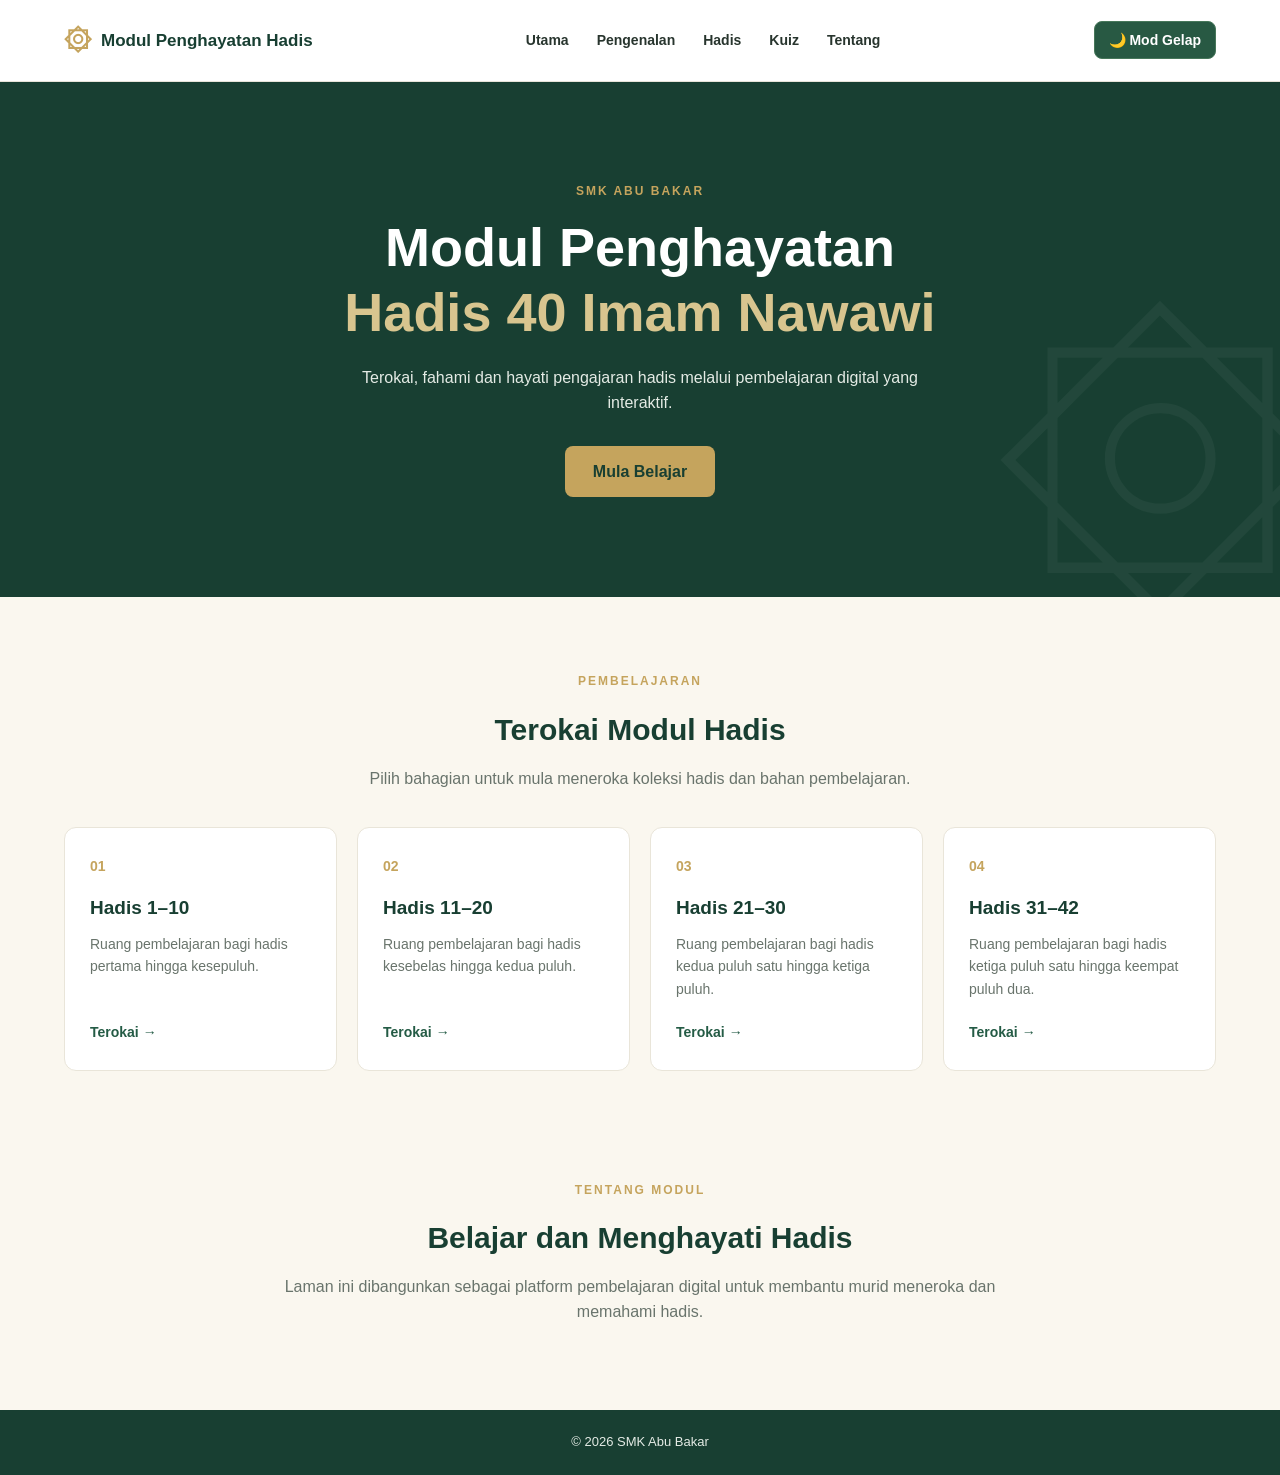
<file: index.html>
<!DOCTYPE html>
<html lang="ms">
<head>
    <meta charset="UTF-8">
    <meta name="viewport" content="width=device-width, initial-scale=1.0">
    <title>Modul Penghayatan Hadis 40 Imam Nawawi</title>
    <link rel="stylesheet" href="style.css">
</head>
<body>

    <header>
        <nav class="navbar">
            <a href="index.html" class="logo">
                <span class="logo-icon">۞</span>
                <span>Modul Penghayatan Hadis</span>
            </a>

            <button class="menu-toggle" id="menu-toggle" aria-label="Buka menu">
    ☰
</button>

<div class="nav-links" id="nav-links">
    <a href="index.html">Utama</a>
    <a href="#pengenalan">Pengenalan</a>
    <a href="hadis.html">Hadis</a>
    <a href="quiz.html">Kuiz</a>
    <a href="#tentang">Tentang</a>
</div>

<button id="theme-toggle" class="theme-toggle" type="button">
    🌙 Mod Gelap
</button>

        </nav>
    </header>

    <main>

        <section class="hero" id="pengenalan">
            <div class="hero-content">
                <p class="eyebrow">SMK ABU BAKAR</p>

                <h1>
                    Modul Penghayatan
                    <span>Hadis 40 Imam Nawawi</span>
                </h1>

                <p class="hero-description">
                    Terokai, fahami dan hayati pengajaran hadis
                    melalui pembelajaran digital yang interaktif.
                </p>

                <a href="#modul" class="primary-button">
                    Mula Belajar
                </a>
            </div>

            <div class="hero-decoration" aria-hidden="true">
                <span>۞</span>
            </div>
        </section>

        <section class="modules section" id="modul">
            <div class="section-heading">
                <p class="eyebrow">PEMBELAJARAN</p>
                <h2>Terokai Modul Hadis</h2>
                <p>
                    Pilih bahagian untuk mula meneroka
                    koleksi hadis dan bahan pembelajaran.
                </p>
            </div>

            <div class="module-grid">
                <article class="module-card">
                    <span class="card-number">01</span>
                    <h3>Hadis 1–10</h3>
                    <p>
                        Ruang pembelajaran bagi hadis
                        pertama hingga kesepuluh.
                    </p>
                    <a href="hadis.html?section=1-10" class="card-link">Terokai →</a>
                </article>

                <article class="module-card">
                    <span class="card-number">02</span>
                    <h3>Hadis 11–20</h3>
                    <p>
                        Ruang pembelajaran bagi hadis
                        kesebelas hingga kedua puluh.
                    </p>
                    <a href="hadis.html?section=11-20" class="card-link">Terokai →</a>
                </article>

                <article class="module-card">
                    <span class="card-number">03</span>
                    <h3>Hadis 21–30</h3>
                    <p>
                        Ruang pembelajaran bagi hadis
                        kedua puluh satu hingga ketiga puluh.
                    </p>
                    <a href="hadis.html?section=21-30" class="card-link">Terokai →</a>
                </article>

                <article class="module-card">
                    <span class="card-number">04</span>
                    <h3>Hadis 31–42</h3>
                    <p>
                        Ruang pembelajaran bagi hadis
                        ketiga puluh satu hingga keempat puluh dua.
                    </p>
                    <a href="hadis.html?section=31-42" class="card-link">Terokai →</a>
                </article>
            </div>
        </section>

        <section class="about section" id="tentang">
            <p class="eyebrow">TENTANG MODUL</p>
            <h2>Belajar dan Menghayati Hadis</h2>
            <p>
                Laman ini dibangunkan sebagai platform
                pembelajaran digital untuk membantu
                murid meneroka dan memahami hadis.
            </p>
        </section>

    </main>

    <footer class="footer">
        <p>
            © 2026 SMK Abu Bakar
        </p>
    </footer>
    <script src="script.js"></script>

</body>
</html>
</file>
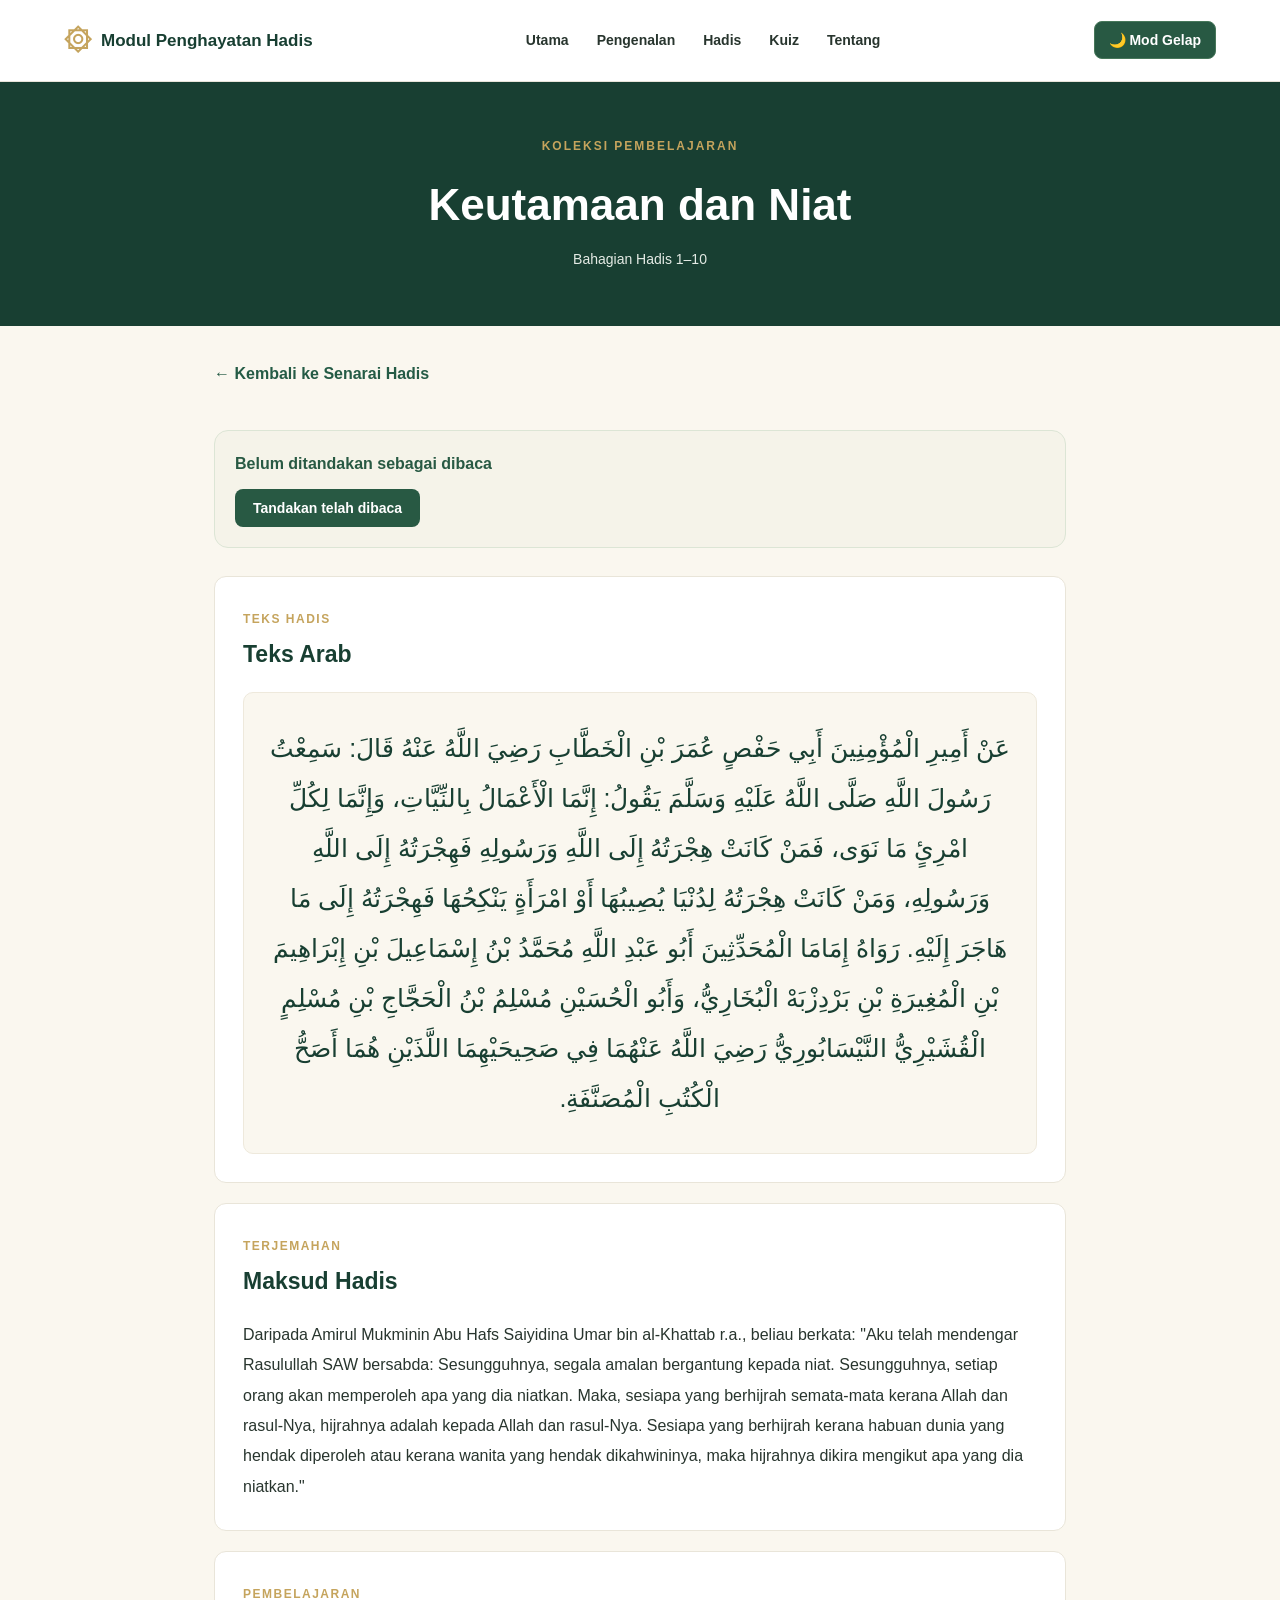
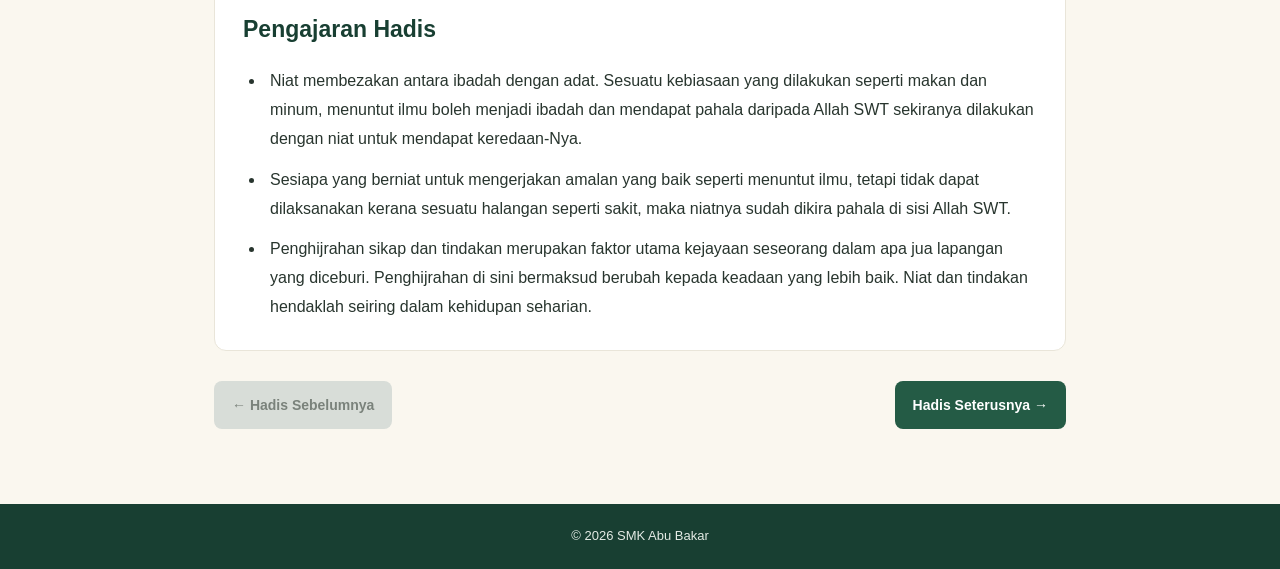
<file: hadis-detail.html>
<!DOCTYPE html>
<html lang="ms">
<head>
    <meta charset="UTF-8">
    <meta name="viewport" content="width=device-width, initial-scale=1.0">
    <title>Hadis | Modul Penghayatan Hadis</title>
    <link rel="stylesheet" href="style.css">
</head>
<body>

    <header>
    <nav class="navbar">
        <a href="index.html" class="logo">
            <span class="logo-icon">۞</span>
            <span>Modul Penghayatan Hadis</span>
        </a>

        <button class="menu-toggle" id="menu-toggle" aria-label="Buka menu">
            ☰
        </button>

        <div class="nav-links" id="nav-links">
            <a href="index.html">Utama</a>
            <a href="index.html#pengenalan">Pengenalan</a>
            <a href="hadis.html">Hadis</a>
            <a href="quiz.html">Kuiz</a>
            <a href="index.html#tentang">Tentang</a>
        </div>
        
<button id="theme-toggle" class="theme-toggle" type="button">
    🌙 Mod Gelap
</button>

    </nav>
</header>

    <main>
        <section class="detail-hero">
            <p class="eyebrow">KOLEKSI PEMBELAJARAN</p>
            <h1 id="hadis-title">Hadis 1</h1>
            <p id="hadis-section">Bahagian Hadis 1–10</p>
        </section>

        <section class="detail-container">

            <a href="hadis.html" class="back-link">
                ← Kembali ke Senarai Hadis
            </a>

            
        <div class="reading-progress-card">
            <div>
              <p id="reading-status">Belum ditandakan sebagai dibaca</p>
            <button id="mark-read-button" class="mark-read-button">
                Tandakan telah dibaca
            </button>
            </div>
        </div>


            <article class="detail-card">
                <div class="detail-heading">
                    <span class="detail-label">TEKS HADIS</span>
                    <h2>Teks Arab</h2>
                </div>

                <div class="arabic-text" id="hadis-arabic" lang="ar" dir="rtl">
                    [Teks Arab yang disahkan akan dimasukkan di sini]
                </div>
            </article>

            <article class="detail-card">
                <div class="detail-heading">
                    <span class="detail-label">TERJEMAHAN</span>
                    <h2>Maksud Hadis</h2>
                </div>

                <p id="hadis-translation">
                    [Terjemahan Bahasa Melayu daripada bahan asal sekolah]
                </p>
            </article>

            <article class="detail-card">
                <div class="detail-heading">
                    <span class="detail-label">PEMBELAJARAN</span>
                    <h2>Pengajaran Hadis</h2>
                </div>

                <ul id="hadis-lessons">
                    <li>[Pengajaran pertama]</li>
                    <li>[Pengajaran kedua]</li>
                    <li>[Pengajaran seterusnya]</li>
                </ul>
            </article>

            <div class="detail-navigation">
                <a href="#" id="previous-hadis" class="detail-nav-button">
                    ← Hadis Sebelumnya
                </a>

                <a href="#" id="next-hadis" class="detail-nav-button">
                    Hadis Seterusnya →
                </a>
            </div>

        </section>
    </main>

    <footer class="footer">
        <p>
            © 2026 SMK Abu Bakar
        </p>
    </footer>

    <script src="script.js"></script>
</body>
</html>
</file>
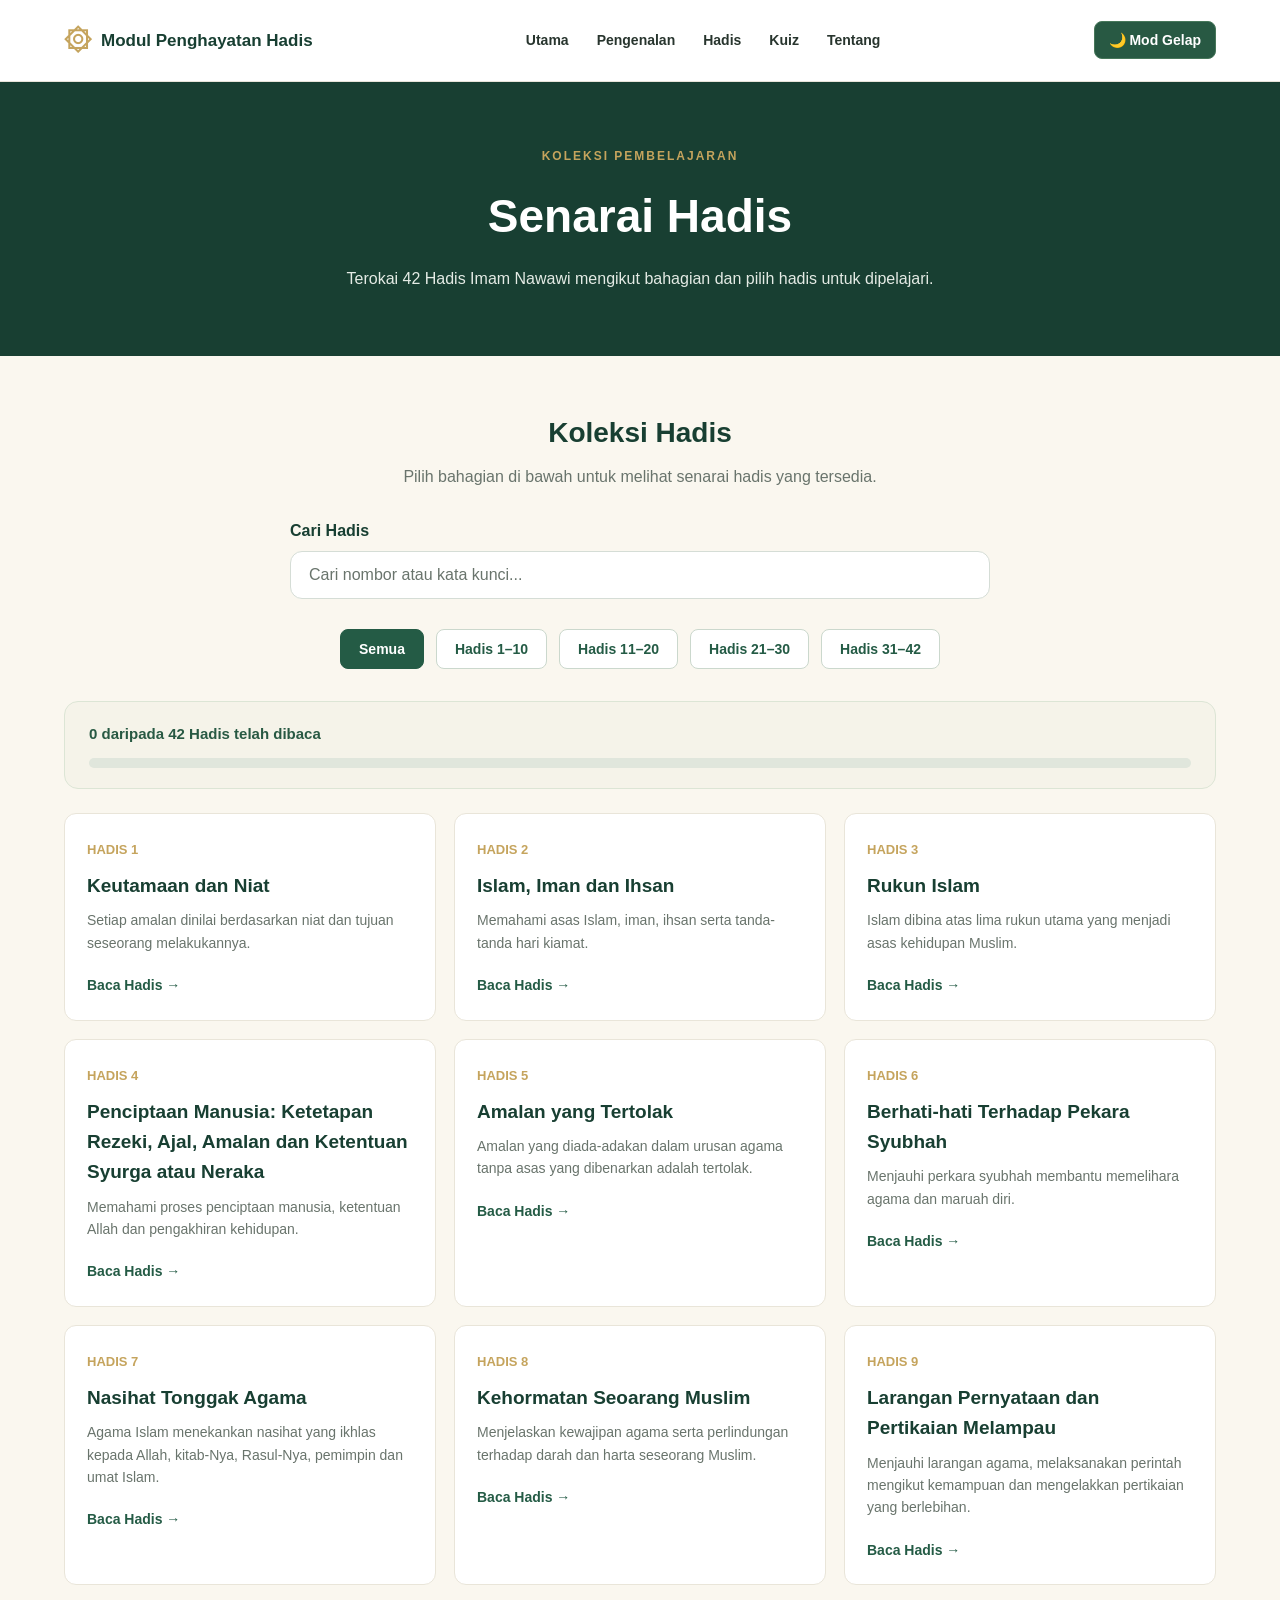
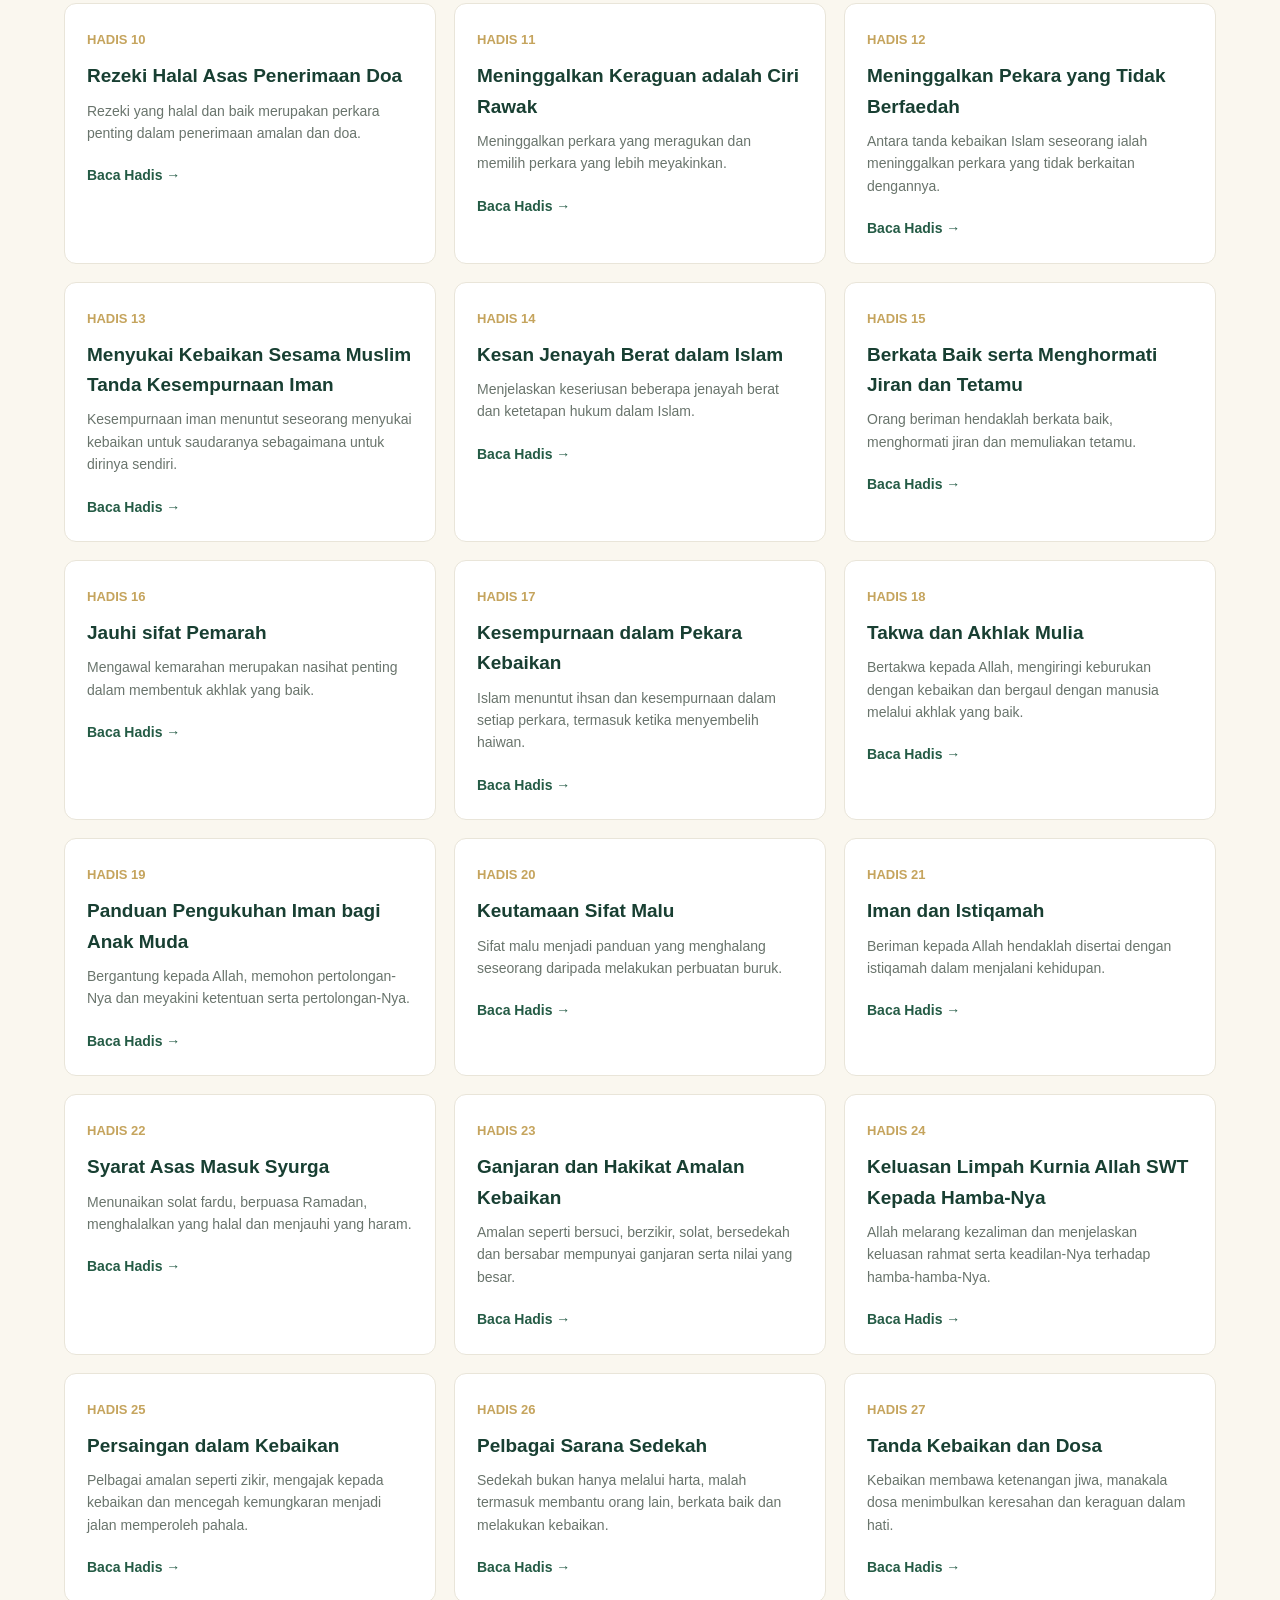
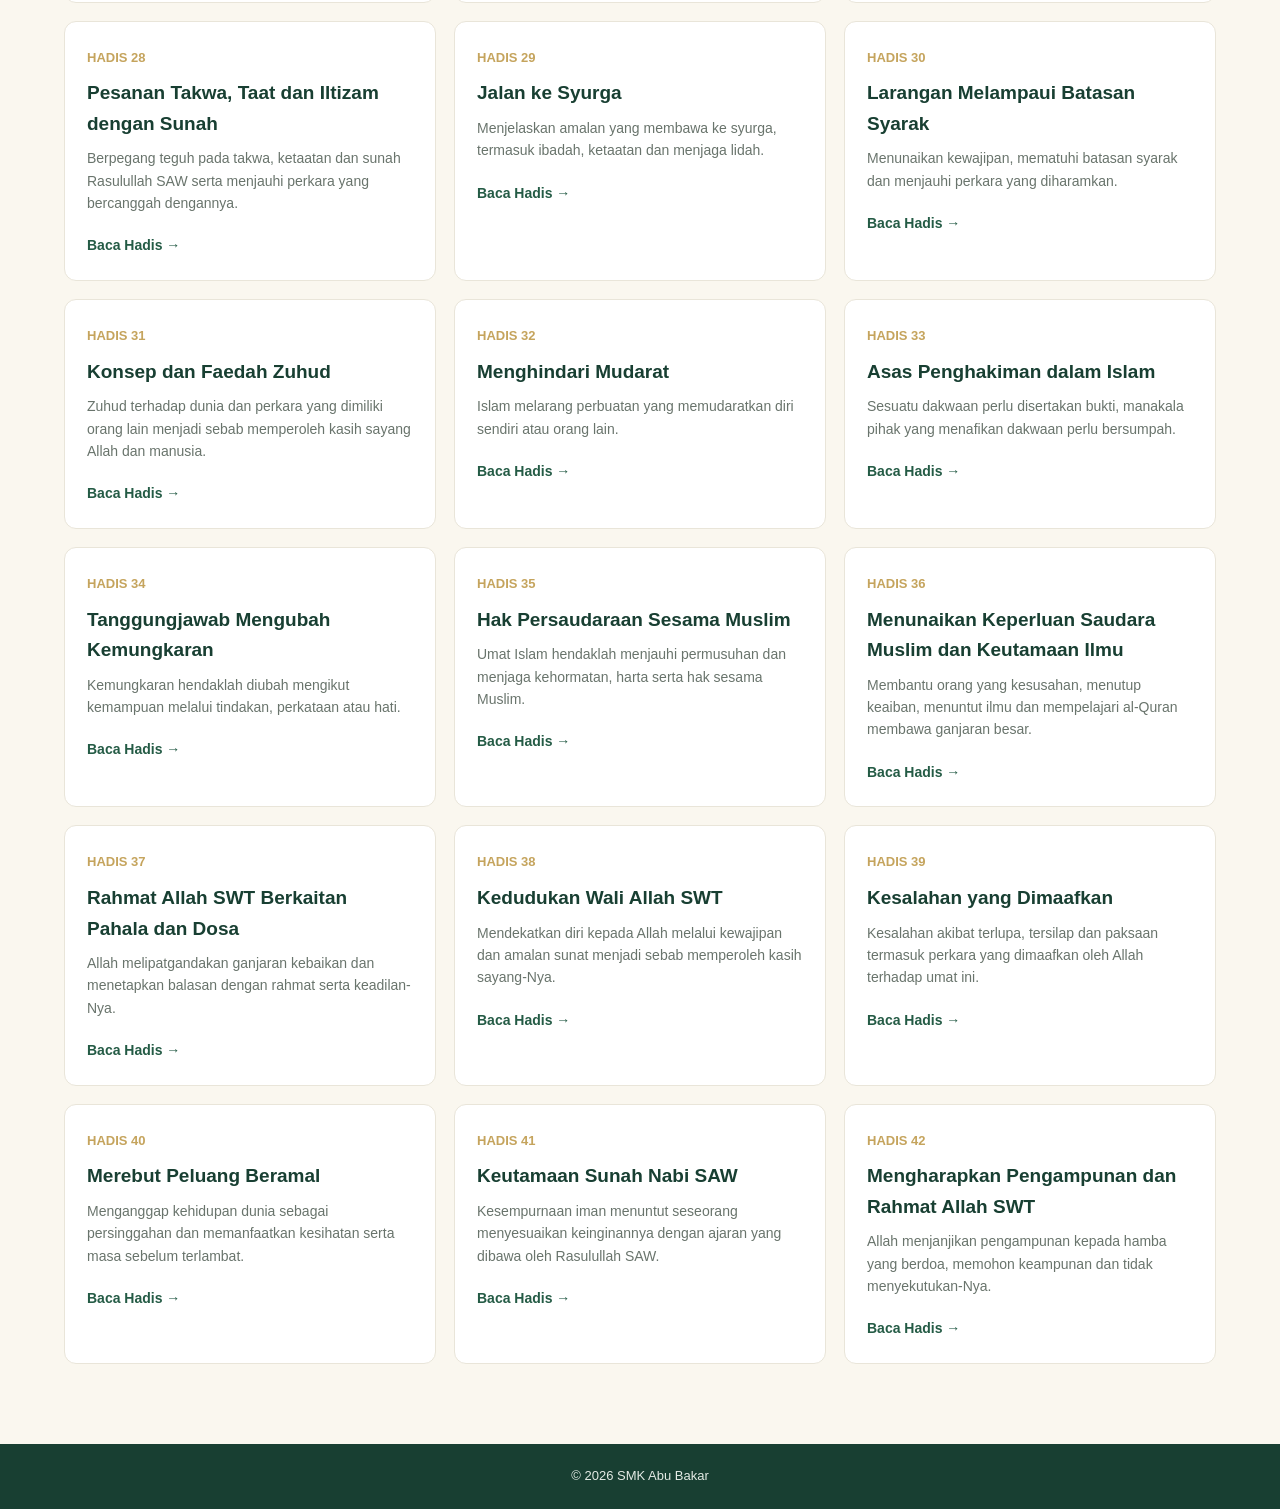
<file: hadis.html>
<!DOCTYPE html>
<html lang="ms">
<head>
    <meta charset="UTF-8">
    <meta name="viewport" content="width=device-width, initial-scale=1.0">
    <title>Senarai Hadis | Modul Penghayatan Hadis</title>
    <link rel="stylesheet" href="style.css">
</head>
<body>

    <header>
    <nav class="navbar">
        <a href="index.html" class="logo">
            <span class="logo-icon">۞</span>
            <span>Modul Penghayatan Hadis</span>
        </a>

        <button class="menu-toggle" id="menu-toggle" aria-label="Buka menu">
            ☰
        </button>

        <div class="nav-links" id="nav-links">
            <a href="index.html">Utama</a>
            <a href="index.html#pengenalan">Pengenalan</a>
            <a href="hadis.html">Hadis</a>
            <a href="quiz.html">Kuiz</a>
            <a href="index.html#tentang">Tentang</a>
        </div>
        
<button id="theme-toggle" class="theme-toggle" type="button">
    🌙 Mod Gelap
</button>

    </nav>
</header>

    <main>
        <section class="hadis-hero">
            <p class="eyebrow">KOLEKSI PEMBELAJARAN</p>
            <h1>Senarai Hadis</h1>
            <p>
                Terokai 42 Hadis Imam Nawawi mengikut
                bahagian dan pilih hadis untuk dipelajari.
            </p>
        </section>

        <section class="hadis-container">

            <div class="hadis-intro">
                <h2>Koleksi Hadis</h2>
                <p>
                    Pilih bahagian di bawah untuk melihat
                    senarai hadis yang tersedia.
                </p>
            </div>

            <!-- Section filters -->
            <div class="search-box">
    <label for="hadis-search">Cari Hadis</label>
    <input
        type="text"
        id="hadis-search"
        placeholder="Cari nombor atau kata kunci..."
    >
</div>

<div class="section-filters">
    <button class="filter-button active" data-section="all">Semua</button>
    <button class="filter-button" data-section="1-10">Hadis 1–10</button>
    <button class="filter-button" data-section="11-20">Hadis 11–20</button>
    <button class="filter-button" data-section="21-30">Hadis 21–30</button>
    <button class="filter-button" data-section="31-42">Hadis 31–42</button>
</div>


<div class="reading-summary">
    <p id="reading-count">0 daripada 42 Hadis telah dibaca</p>

    <div class="reading-progress-track">
        <div id="reading-progress-bar" class="reading-progress-fill"></div>
    </div>
</div>


            <div class="hadis-grid" id="hadis-list">
            </div>

        </section>
    </main>

    <footer class="footer">
        <p>
            © 2026 SMK Abu Bakar
        </p>
    </footer>

    <script src="script.js"></script>
</body>
</html>
</file>
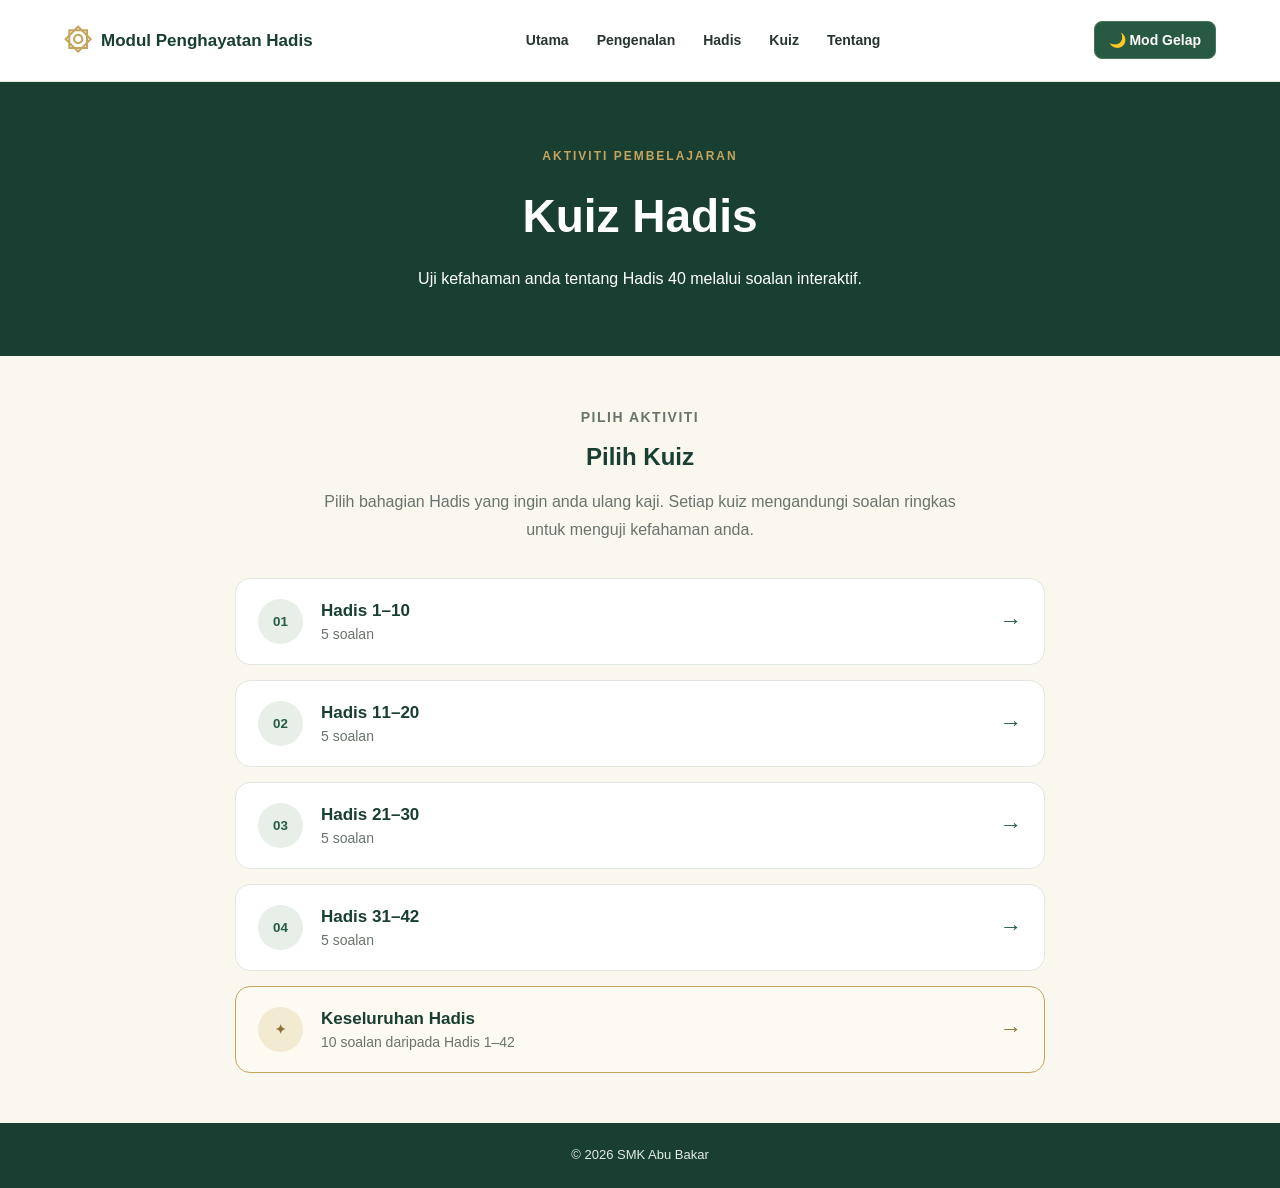
<file: quiz.html>
<!DOCTYPE html>
<html lang="ms">
<head>
    <meta charset="UTF-8">
    <meta name="viewport" content="width=device-width, initial-scale=1.0">
    <title>Kuiz Hadis | Modul Penghayatan Hadis</title>
    <link rel="stylesheet" href="style.css">
</head>
<body>

    <header>
    <nav class="navbar">
        <a href="index.html" class="logo">
            <span class="logo-icon">۞</span>
            <span>Modul Penghayatan Hadis</span>
        </a>

        <button class="menu-toggle" id="menu-toggle" aria-label="Buka menu">
            ☰
        </button>

        <div class="nav-links" id="nav-links">
            <a href="index.html">Utama</a>
            <a href="index.html#pengenalan">Pengenalan</a>
            <a href="hadis.html">Hadis</a>
            <a href="quiz.html">Kuiz</a>
            <a href="index.html#tentang">Tentang</a>
        </div>
        
<button id="theme-toggle" class="theme-toggle" type="button">
    🌙 Mod Gelap
</button>

    </nav>
</header>


    <main>

        <section class="hadis-hero">

            <div class="hadis-hero-content">

               <p class="eyebrow">AKTIVITI PEMBELAJARAN</p>
                    <h1>Kuiz Hadis</h1>
                <p>
                    Uji kefahaman anda tentang Hadis 40 melalui
                 soalan interaktif.
                 </p>

            </div>
        </section>

        <section class="quiz-container">


    <div id="quiz-selection" class="quiz-selection">

        <div class="selection-intro">

            <p class="selection-label">
                PILIH AKTIVITI
            </p>

            <h2>Pilih Kuiz</h2>

            <p>
                Pilih bahagian Hadis yang ingin anda ulang kaji.
                Setiap kuiz mengandungi soalan ringkas untuk menguji
                kefahaman anda.
            </p>

        </div>


        <div class="quiz-options">

            <button class="quiz-option" data-quiz="1-10">

                <span class="quiz-option-number">
                    01
                </span>

                <span class="quiz-option-content">

                    <strong>Hadis 1–10</strong>

                    <small>5 soalan</small>

                </span>

                <span class="quiz-option-arrow">
                    →
                </span>

            </button>


            <button class="quiz-option" data-quiz="11-20">

                <span class="quiz-option-number">
                    02
                </span>

                <span class="quiz-option-content">

                    <strong>Hadis 11–20</strong>

                    <small>5 soalan</small>

                </span>

                <span class="quiz-option-arrow">
                    →
                </span>

            </button>


            <button class="quiz-option" data-quiz="21-30">

                <span class="quiz-option-number">
                    03
                </span>

                <span class="quiz-option-content">

                    <strong>Hadis 21–30</strong>

                    <small>5 soalan</small>

                </span>

                <span class="quiz-option-arrow">
                    →
                </span>

            </button>


            <button class="quiz-option" data-quiz="31-42">

                <span class="quiz-option-number">
                    04
                </span>

                <span class="quiz-option-content">

                    <strong>Hadis 31–42</strong>

                    <small>5 soalan</small>

                </span>

                <span class="quiz-option-arrow">
                    →
                </span>

            </button>


            <button class="quiz-option quiz-option-overall" data-quiz="overall">

                <span class="quiz-option-number">
                    ✦
                </span>

                <span class="quiz-option-content">

                    <strong>Keseluruhan Hadis</strong>

                    <small>10 soalan daripada Hadis 1–42</small>

                </span>

                <span class="quiz-option-arrow">
                    →
                </span>

            </button>

        </div>

    </div>

    <div id="quiz-card" class="quiz-card hidden">

        <div class="quiz-progress">
            <span id="question-number">
                Soalan 1 daripada 5
            </span>
        
        <div class="quiz-progress-track">
            <div id="quiz-progress-bar" class="quiz-progress-fill"></div>
        </div>
        </div>

        <h2 id="question-text">
            Soalan akan dipaparkan di sini.
        </h2>


        <div id="answer-container" class="answer-container">
        </div>


        <div class="quiz-actions">

            <button id="next-button" class="quiz-button" disabled>
                Seterusnya →
            </button>

        </div>

    </div>


    <div id="quiz-result" class="quiz-result hidden">

        <p class="result-label">
            KEPUTUSAN ANDA
        </p>

        <h2 id="score-text">
            0 / 5
        </h2>

        <p id="result-message">
            Terima kasih kerana mencuba kuiz.
        </p>

        <div class="quiz-result-actions">

    <button id="retry-button" class="quiz-button">
        Cuba Lagi
    </button>

    <button id="restart-button" class="quiz-button">
        Pilih Kuiz Lain
    </button>

</div>


        <div id="answer-review" class="answer-review">
        </div>

        </section>

    </main>


    <footer class="footer">
        <p>
            © 2026 SMK Abu Bakar
        </p>
    </footer>
    <script src="script.js"></script>

</body>
</html>
</file>
<file: style.css>
/* GENERAL SETTINGS */
* {
    margin: 0;
    padding: 0;
    box-sizing: border-box;
}

:root {
    --green: #245b45;
    --dark-green: #183f32;
    --light-green: #e7efe8;
    --cream: #faf7ef;
    --white: #ffffff;
    --gold: #c5a45d;
    --text: #28352e;
    --muted: #69746c;
}

html {
    scroll-behavior: smooth;
}

body {
    font-family: Arial, sans-serif;
    background-color: var(--cream);
    color: var(--text);
    line-height: 1.6;
}

/* NAVIGATION */
header {
    background-color: var(--white);
    border-bottom: 1px solid #e7e4da;
}

.navbar {
    max-width: 1200px;
    margin: 0 auto;
    padding: 18px 24px;
    display: flex;
    align-items: center;
    justify-content: space-between;
    gap: 24px;
}

.logo {
    display: flex;
    align-items: center;
    gap: 10px;
    color: var(--dark-green);
    text-decoration: none;
    font-weight: bold;
    font-size: 17px;
}

.logo-icon {
    color: var(--gold);
    font-size: 28px;
}

.nav-links {
    display: flex;
    gap: 28px;
}

.nav-links a {
    text-decoration: none;
    color: var(--text);
    font-size: 14px;
    font-weight: 600;
}

.nav-links a:hover {
    color: var(--green);
}

/* MOBILE MENU BUTTON */

.menu-toggle {
    display: none;
    background: none;
    border: none;
    color: var(--dark-green);
    font-size: 28px;
    cursor: pointer;
}

/* WELCOME SECTION */
.hero {
    position: relative;
    overflow: hidden;
    background-color: var(--dark-green);
    color: var(--white);
    padding: 100px 24px;
    text-align: center;
}

.hero-content {
    max-width: 760px;
    margin: 0 auto;
    position: relative;
    z-index: 1;
}

.eyebrow {
    color: var(--gold);
    font-size: 12px;
    font-weight: bold;
    letter-spacing: 2px;
    margin-bottom: 14px;
}

.hero h1 {
    font-size: clamp(32px, 5vw, 54px);
    line-height: 1.2;
    margin-bottom: 20px;
}

.hero h1 span {
    display: block;
    color: #d8c58f;
}

.hero-description {
    max-width: 580px;
    margin: 0 auto 30px;
    color: #e4ebe5;
    font-size: 16px;
}

.primary-button {
    display: inline-block;
    background-color: var(--gold);
    color: var(--dark-green);
    text-decoration: none;
    padding: 13px 28px;
    border-radius: 8px;
    font-weight: bold;
    transition: background-color 0.2s;
}

.primary-button:hover {
    background-color: #d8bd7c;
}

.hero-decoration {
    position: absolute;
    right: -45px;
    bottom: -130px;
    font-size: 340px;
    color: rgba(255, 255, 255, 0.045);
    pointer-events: none;
}

/* SHARED SECTIONS */
.section {
    max-width: 1200px;
    margin: 0 auto;
    padding: 75px 24px;
}

.section-heading {
    text-align: center;
    max-width: 650px;
    margin: 0 auto 36px;
}

.section-heading h2,
.about h2 {
    color: var(--dark-green);
    font-size: 30px;
    margin-bottom: 12px;
}

.section-heading > p:last-child {
    color: var(--muted);
}

/* MODULE CARDS */
.module-grid {
    display: grid;
    grid-template-columns: repeat(4, 1fr);
    gap: 20px;
}

.module-card {
    background-color: var(--white);
    padding: 25px;
    border: 1px solid #e9e5d9;
    border-radius: 12px;
    transition: transform 0.2s, box-shadow 0.2s;
}

.module-card:hover {
    transform: translateY(-4px);
    box-shadow: 0 10px 24px rgba(24, 63, 50, 0.09);
}

.card-number {
    display: inline-block;
    color: var(--gold);
    font-size: 14px;
    font-weight: bold;
    margin-bottom: 15px;
}

.module-card h3 {
    color: var(--dark-green);
    font-size: 19px;
    margin-bottom: 10px;
}

.module-card p {
    color: var(--muted);
    font-size: 14px;
    min-height: 68px;
}

.card-link {
    display: inline-block;
    color: var(--green);
    text-decoration: none;
    font-weight: bold;
    font-size: 14px;
    margin-top: 20px;
}

.card-link:hover {
    text-decoration: underline;
}

/* ABOUT */
.about {
    max-width: 800px;
    text-align: center;
    padding-top: 35px;
    padding-bottom: 85px;
}

.about p:last-child {
    color: var(--muted);
}

/* FOOTER */
.footer {
    background-color: var(--dark-green);
    color: #e4ebe5;
    text-align: center;
    padding: 22px;
    font-size: 13px;
}

/* TABLET */
@media (max-width: 900px) {
    .module-grid {
        grid-template-columns: repeat(2, 1fr);
    }
}

/* MOBILE */
@media (max-width: 600px) {

    .navbar {
        position: relative;
        padding: 15px 20px;
    }

    .menu-toggle {
        display: block;
    }

    .nav-links {
        display: none;
        position: absolute;
        top: 100%;
        left: 0;
        right: 0;

        flex-direction: column;
        gap: 0;

        background-color: var(--white);
        border-top: 1px solid #e7e4da;
        box-shadow: 0 8px 15px rgba(24, 63, 50, 0.08);

        z-index: 10;
    }

    .nav-links.open {
        display: flex;
    }

    .nav-links a {
        padding: 14px 20px;
        border-bottom: 1px solid #eeeae0;
    }

    .nav-links a:hover {
        background-color: var(--light-green);
    }

    .hero {
        padding: 75px 20px;
    }

    .section {
        padding: 55px 20px;
    }

    .module-grid {
        grid-template-columns: 1fr;
    }

    .module-card p {
        min-height: auto;
    }

    .section-heading h2,
    .about h2 {
        font-size: 25px;
    }
}


/* =========================
   HADIS BROWSER
========================= */

.hadis-hero {
    background-color: var(--dark-green);
    color: var(--white);
    text-align: center;
    padding: 65px 24px;
}

.hadis-hero h1 {
    font-size: clamp(32px, 5vw, 46px);
    margin-bottom: 12px;
}

.hadis-hero > p:last-child {
    color: #e4ebe5;
    max-width: 600px;
    margin: 0 auto;
}

.hadis-container {
    max-width: 1200px;
    margin: 0 auto;
    padding: 55px 24px 80px;
}

.hadis-intro {
    text-align: center;
    margin-bottom: 28px;
}

.hadis-intro h2 {
    color: var(--dark-green);
    font-size: 28px;
    margin-bottom: 8px;
}

.hadis-intro p {
    color: var(--muted);
}

/* FILTER BUTTONS */

.section-filters {
    display: flex;
    justify-content: center;
    flex-wrap: wrap;
    gap: 12px;
    margin-bottom: 32px;
}

.filter-button {
    border: 1px solid #cbd8cd;
    background-color: var(--white);
    color: var(--green);
    padding: 11px 18px;
    border-radius: 8px;
    font-size: 14px;
    font-weight: bold;
    cursor: pointer;
    transition: 0.2s;
}

.filter-button:hover {
    background-color: var(--light-green);
}

.filter-button.active {
    background-color: var(--green);
    border-color: var(--green);
    color: var(--white);
}

/* HADIS CARDS */

.hadis-grid {
    display: grid;
    grid-template-columns: repeat(3, 1fr);
    gap: 18px;
}

.hadis-card {
    background-color: var(--white);
    border: 1px solid #e9e5d9;
    border-radius: 12px;
    padding: 22px;
    transition: transform 0.2s, box-shadow 0.2s;
}

.hadis-card:hover {
    transform: translateY(-3px);
    box-shadow: 0 8px 22px rgba(24, 63, 50, 0.08);
}

.hadis-card-number {
    display: inline-block;
    color: var(--gold);
    font-weight: bold;
    font-size: 13px;
    margin-bottom: 10px;
}

.hadis-card h3 {
    color: var(--dark-green);
    font-size: 19px;
    margin-bottom: 8px;
}

.hadis-card p {
    color: var(--muted);
    font-size: 14px;
    margin-bottom: 18px;
}

.hadis-card a {
    display: inline-block;
    color: var(--green);
    font-weight: bold;
    font-size: 14px;
    text-decoration: none;
}

.hadis-card a:hover {
    text-decoration: underline;
}

/* TABLET */

@media (max-width: 900px) {
    .hadis-grid {
        grid-template-columns: repeat(2, 1fr);
    }
}

/* MOBILE */

@media (max-width: 600px) {
    .hadis-hero {
        padding: 55px 20px;
    }

    .hadis-container {
        padding: 40px 20px 60px;
    }

    .section-filters {
        display: grid;
        grid-template-columns: repeat(2, 1fr);
        gap: 10px;
    }

    .filter-button {
        padding: 12px 8px;
        font-size: 13px;
    }

    .hadis-grid {
        grid-template-columns: 1fr;
    }
}


/* =========================
   HADIS DETAIL PAGE
========================= */

.detail-hero {
    background-color: var(--dark-green);
    color: var(--white);
    text-align: center;
    padding: 55px 24px;
}

.detail-hero h1 {
    font-size: clamp(30px, 5vw, 44px);
    margin-bottom: 8px;
}

.detail-hero > p:last-child {
    color: #e4ebe5;
    font-size: 14px;
}

.detail-container {
    max-width: 900px;
    margin: 0 auto;
    padding: 35px 24px 75px;
}

.back-link {
    display: inline-block;
    color: var(--green);
    text-decoration: none;
    font-weight: bold;
    margin-bottom: 24px;
}

.back-link:hover {
    text-decoration: underline;
}

/* CONTENT CARDS */

.detail-card {
    background-color: var(--white);
    border: 1px solid #e9e5d9;
    border-radius: 12px;
    padding: 28px;
    margin-bottom: 20px;
}

.detail-heading {
    margin-bottom: 20px;
}

.detail-label {
    color: var(--gold);
    font-size: 12px;
    font-weight: bold;
    letter-spacing: 1.5px;
}

.detail-heading h2 {
    color: var(--dark-green);
    font-size: 23px;
    margin-top: 5px;
}

/* ARABIC TEXT */

.arabic-text {
    background-color: var(--cream);
    border: 1px solid #eee9dc;
    border-radius: 10px;
    padding: 30px 22px;
    color: var(--dark-green);
    font-size: 25px;
    line-height: 2;
    text-align: center;
}

/* TRANSLATION */

#hadis-translation {
    color: var(--text);
    font-size: 16px;
    line-height: 1.9;
}

/* LESSONS */

#hadis-lessons {
    padding-left: 22px;
    color: var(--text);
}

#hadis-lessons li {
    padding-left: 5px;
    margin-bottom: 12px;
    line-height: 1.8;
}

#hadis-lessons li:last-child {
    margin-bottom: 0;
}

/* PREVIOUS AND NEXT */

.detail-navigation {
    display: flex;
    justify-content: space-between;
    gap: 15px;
    margin-top: 30px;
}

.detail-nav-button {
    display: inline-block;
    background-color: var(--green);
    color: var(--white);
    text-decoration: none;
    text-align: center;
    padding: 13px 18px;
    border-radius: 8px;
    font-size: 14px;
    font-weight: bold;
}

.detail-nav-button:hover {
    background-color: var(--dark-green);
}

.detail-nav-button.disabled {
    background-color: #d8ddd8;
    color: #7a827b;
    pointer-events: none;
}

/* MOBILE */

@media (max-width: 600px) {
    .detail-hero {
        padding: 45px 20px;
    }

    .detail-container {
        padding: 25px 16px 55px;
    }

    .detail-card {
        padding: 20px 16px;
    }

    .detail-heading h2 {
        font-size: 21px;
    }

    .arabic-text {
        font-size: 22px;
        padding: 24px 14px;
        line-height: 2.1;
    }

    .detail-navigation {
        flex-direction: column;
    }

    .detail-nav-button {
        width: 100%;
    }
}

/* Search Box */

.search-box {
    max-width: 700px;
    margin: 0 auto 30px;
}

.search-box label {
    display: block;
    margin-bottom: 8px;
    font-weight: 600;
    color: var(--dark-green);
}

.search-box input {
    width: 100%;
    padding: 14px 18px;
    border: 1px solid #d5ddd6;
    border-radius: 12px;
    background-color: var(--white);
    color: var(--text);
    font-size: 16px;
    outline: none;
    box-sizing: border-box;
}

.search-box input:focus {
    border-color: var(--green);
    box-shadow: 0 0 0 3px rgba(36, 91, 69, 0.1);
}

.search-box input::placeholder {
    color: var(--muted);
}

.no-results {
    grid-column: 1 / -1;
    text-align: center;
    padding: 50px 20px;
    background-color: var(--white);
    border-radius: 16px;
    border: 1px solid #e3e8e3;
}

.no-results h3 {
    color: var(--dark-green);
    margin-bottom: 8px;
}

.no-results p {
    color: var(--muted);
    margin: 0;
}

/* =========================
   QUIZ PAGE
========================= */

.quiz-hero {
    background-color: var(--light-green);
    padding: 70px 20px;
    text-align: center;
}

.quiz-container {
    max-width: 850px;
    margin: 50px auto;
    padding: 0 20px;
}

.quiz-card {
    background-color: var(--white);
    border-radius: 18px;
    padding: 35px;
    box-shadow: 0 8px 25px rgba(24, 63, 50, 0.08);
}

.quiz-progress {
    margin-bottom: 25px;
    color: var(--muted);
    font-size: 14px;
    font-weight: 600;
}

#question-text {
    color: var(--dark-green);
    line-height: 1.5;
    margin-bottom: 30px;
}

.answer-container {
    display: grid;
    gap: 14px;
}

.answer-button {
    width: 100%;
    padding: 16px 18px;
    text-align: left;
    background-color: var(--cream);
    border: 2px solid transparent;
    border-radius: 12px;
    color: var(--text);
    font-size: 16px;
    cursor: pointer;
    transition: 0.2s ease;
}

.answer-button:hover {
    border-color: var(--green);
}

.answer-button.selected {
    border-color: var(--green);
    background-color: var(--light-green);
}

.answer-button.correct {
    border-color: #4d8b61;
    background-color: #e3f0e6;
}

.answer-button.wrong {
    border-color: #b75d5d;
    background-color: #f7e4e4;
}

.quiz-actions {
    margin-top: 30px;
    display: flex;
    justify-content: flex-end;
}

.quiz-button {
    border: none;
    border-radius: 10px;
    padding: 13px 24px;
    background-color: var(--green);
    color: var(--white);
    font-size: 16px;
    font-weight: 600;
    cursor: pointer;
    transition: 0.2s ease;
}

.quiz-button:hover {
    background-color: var(--dark-green);
}

.quiz-button:disabled {
    opacity: 0.5;
    cursor: not-allowed;
}

.quiz-result {
    text-align: center;
    background-color: var(--white);
    border-radius: 18px;
    padding: 45px 30px;
    box-shadow: 0 8px 25px rgba(24, 63, 50, 0.08);
}

.result-label {
    color: var(--gold);
    font-weight: 700;
    letter-spacing: 1px;
}

#score-text {
    font-size: 48px;
    color: var(--dark-green);
    margin: 15px 0;
}

#result-message {
    color: var(--muted);
    margin-bottom: 25px;
}

.hidden {
    display: none;
}


/* Mobile */

@media (max-width: 600px) {

    .quiz-container {
        margin: 30px auto;
    }

    .quiz-card {
        padding: 25px 20px;
    }

    #question-text {
        font-size: 21px;
    }

    .answer-button {
        font-size: 15px;
    }

    .quiz-actions {
        justify-content: stretch;
    }

    .quiz-actions .quiz-button {
        width: 100%;
    }

}

/* =========================
   QUIZ REVIEW
========================= */

.answer-review {
    margin-top: 40px;
    text-align: left;
}

.answer-review > h3 {
    color: var(--dark-green);
    text-align: center;
    margin-bottom: 25px;
}

.review-item {
    padding: 22px;
    margin-bottom: 18px;
    border-radius: 14px;
    border: 2px solid;
}

.review-correct {
    border-color: #4d8b61;
    background-color: #edf6ef;
}

.review-wrong {
    border-color: #b75d5d;
    background-color: #fbefef;
}

.review-question {
    display: flex;
    justify-content: space-between;
    align-items: center;
    margin-bottom: 15px;
}

.review-question strong {
    font-size: 14px;
}

.review-correct .review-question strong {
    color: #3f774f;
}

.review-wrong .review-question strong {
    color: #a64d4d;
}

.review-question-text {
    font-weight: 600;
    color: var(--dark-green);
    line-height: 1.5;
}

.review-item p {
    color: var(--text);
    line-height: 1.6;
}

.review-explanation {
    margin-top: 18px;
    padding: 15px;
    border-radius: 10px;
    background-color: var(--cream);
}

.review-explanation strong {
    color: var(--dark-green);
}

.review-explanation p {
    margin-bottom: 0;
}

/* =========================
   QUIZ SELECTION
========================= */

.quiz-selection {
    max-width: 850px;
    margin: 0 auto;
}

.selection-intro {
    text-align: center;
    margin-bottom: 35px;
}

.selection-label {
    color: var(--gold);
    font-size: 14px;
    font-weight: 700;
    letter-spacing: 1.5px;
    margin-bottom: 8px;
}

.selection-intro h2 {
    color: var(--dark-green);
    margin-bottom: 12px;
}

.selection-intro p {
    color: var(--muted);
    line-height: 1.7;
    max-width: 650px;
    margin-left: auto;
    margin-right: auto;
}

.quiz-options {
    display: grid;
    gap: 15px;
}

.quiz-option {
    width: 100%;
    display: flex;
    align-items: center;
    gap: 18px;

    padding: 20px 22px;

    background-color: var(--white);
    border: 1px solid #e0e6e1;
    border-radius: 15px;

    text-align: left;

    cursor: pointer;

    transition:
        transform 0.2s ease,
        border-color 0.2s ease,
        box-shadow 0.2s ease;
}

.quiz-option:hover {
    transform: translateY(-2px);
    border-color: var(--green);
    box-shadow: 0 8px 20px rgba(24, 63, 50, 0.08);
}

.quiz-option-number {
    width: 45px;
    height: 45px;

    display: flex;
    align-items: center;
    justify-content: center;

    flex-shrink: 0;

    border-radius: 50%;

    background-color: var(--light-green);
    color: var(--green);

    font-weight: 700;
}

.quiz-option-content {
    display: flex;
    flex-direction: column;
    gap: 5px;

    flex: 1;
}

.quiz-option-content strong {
    color: var(--dark-green);
    font-size: 17px;
}

.quiz-option-content small {
    color: var(--muted);
    font-size: 14px;
}

.quiz-option-arrow {
    color: var(--green);
    font-size: 22px;
    font-weight: 600;
}

.quiz-option-overall {
    border-color: var(--gold);
    background-color: #fdfaf1;
}

.quiz-option-overall .quiz-option-number {
    background-color: #f3ead2;
    color: #8b7135;
}

.quiz-option-overall .quiz-option-arrow {
    color: #8b7135;
}


/* Mobile */

@media (max-width: 600px) {

    .quiz-container {
        padding-left: 15px;
        padding-right: 15px;
    }

    .quiz-option {
        padding: 17px;
        gap: 12px;
    }

    .quiz-option-number {
        width: 40px;
        height: 40px;
    }

    .quiz-option-content strong {
        font-size: 16px;
    }

}

.quiz-result-actions {
    display: flex;
    justify-content: center;
    gap: 12px;
    margin-top: 24px;
    flex-wrap: wrap;
}


/* =========================
   READING PROGRESS
========================= */

.reading-summary {
    background: #f5f3e9;
    border: 1px solid #dce5d5;
    border-radius: 14px;
    padding: 20px 24px;
    margin: 24px 0;
}

#reading-count {
    color: #285943;
    font-weight: 600;
    font-size: 15px;
    margin: 0 0 12px;
}

.reading-progress-track {
    width: 100%;
    height: 10px;
    background: #e0e6dc;
    border-radius: 999px;
    overflow: hidden;
}

.reading-progress-fill {
    width: 0%;
    height: 100%;
    background: #397653;
    border-radius: 999px;
    transition: width 0.3s ease;
}

/* Mark as read button */

.reading-progress-card {
    background: #f5f3e9;
    border: 1px solid #dce5d5;
    border-radius: 14px;
    padding: 20px;
    margin: 20px 0 28px;
}

#reading-status {
    color: #285943;
    font-weight: 600;
    margin: 0 0 12px;
}

.mark-read-button {
    background: #285943;
    color: #ffffff;
    border: none;
    border-radius: 8px;
    padding: 11px 18px;
    font-size: 14px;
    font-weight: 600;
    cursor: pointer;
    transition: background-color 0.2s ease;
}

.mark-read-button:hover {
    background: #1d4432;
}

.mark-read-button:focus-visible {
    outline: 3px solid #91b99b;
    outline-offset: 3px;
}

/* Mobile adjustments */

@media (max-width: 600px) {
    .reading-summary {
        padding: 16px;
        margin: 20px 0;
    }

    .reading-progress-card {
        padding: 16px;
    }

    .mark-read-button {
        width: 100%;
        min-height: 44px;
    }
}


/* =========================
   DARK MODE
========================= */

body.dark-mode {
    background-color: #121a16;
    color: #e5ebe6;
}

/* Navigation */

body.dark-mode header,
body.dark-mode .navbar {
    background-color: #1b2921;
    border-color: #304538;
}

body.dark-mode .logo,
body.dark-mode .nav-links a {
    color: #e5ebe6;
}

body.dark-mode .nav-links a:hover {
    color: #a8d5b5;
}

body.dark-mode .menu-toggle {
    color: #e5ebe6;
}

/* Mobile navigation */

@media (max-width: 600px) {
    body.dark-mode .nav-links {
        background-color: #1b2921;
        border: 1px solid #304538;
        box-shadow: 0 8px 20px rgba(0, 0, 0, 0.3);
    }

    body.dark-mode .nav-links a {
        color: #e5ebe6;
        border-color: #304538;
    }

    body.dark-mode .nav-links a:hover,
    body.dark-mode .nav-links a:focus {
        background-color: #304538;
        color: #ffffff;
    }

    body.dark-mode .menu-toggle {
        background-color: #285943;
        border-radius: 8px;
    }
}

/* Main content cards */

body.dark-mode .module-card,
body.dark-mode .hadis-card,
body.dark-mode .detail-card,
body.dark-mode .quiz-card,
body.dark-mode .quiz-result,
body.dark-mode .reading-summary,
body.dark-mode .reading-progress-card,
body.dark-mode .no-results {
    background-color: #1b2921;
    color: #e5ebe6;
    border-color: #304538;
}

/* Main text and headings */

body.dark-mode h1,
body.dark-mode h2,
body.dark-mode h3,
body.dark-mode .section-heading h2,
body.dark-mode .about h2,
body.dark-mode .hadis-intro h2,
body.dark-mode .detail-heading h2,
body.dark-mode .module-card h3,
body.dark-mode .hadis-card h3,
body.dark-mode .no-results h3 {
    color: #e5ebe6;
}

body.dark-mode p,
body.dark-mode .module-card p,
body.dark-mode .hadis-card p,
body.dark-mode .section-heading > p:last-child,
body.dark-mode .about p:last-child,
body.dark-mode .hadis-intro p,
body.dark-mode .selection-intro p {
    color: #c1cdc4;
}

/* Links */

body.dark-mode a {
    color: #a8d5b5;
}

body.dark-mode .back-link,
body.dark-mode .card-link,
body.dark-mode .hadis-card a {
    color: #a8d5b5;
}

/* Search field */

body.dark-mode .search-box label {
    color: #e5ebe6;
}

body.dark-mode input,
body.dark-mode textarea,
body.dark-mode select {
    background-color: #202e25;
    color: #e5ebe6;
    border-color: #405746;
}

body.dark-mode input::placeholder,
body.dark-mode textarea::placeholder {
    color: #b0beb4;
}

/* Hadis filters */

body.dark-mode .filter-button {
    background-color: #202e25;
    color: #e5ebe6;
    border-color: #405746;
}

body.dark-mode .filter-button:hover,
body.dark-mode .filter-button.active {
    background-color: #397653;
    color: #ffffff;
    border-color: #397653;
}

/* Hadis detail content */

body.dark-mode .arabic-text {
    background-color: #202e25;
    color: #e5ebe6;
    border-color: #405746;
}

body.dark-mode #hadis-translation,
body.dark-mode .translation-text,
body.dark-mode .translation-content,
body.dark-mode #hadis-lessons,
body.dark-mode #hadis-lessons li,
body.dark-mode .detail-card h2,
body.dark-mode .detail-card h3,
body.dark-mode .detail-card p,
body.dark-mode .detail-card li {
    color: #e5ebe6;
}

/* Previous and next buttons */

body.dark-mode .detail-nav-button {
    background-color: #285943;
    color: #ffffff;
}

body.dark-mode .detail-nav-button:hover {
    background-color: #397653;
}

body.dark-mode .detail-nav-button.disabled {
    background-color: #37443b;
    color: #aab5ad;
}

/* Reading progress */

body.dark-mode .reading-summary,
body.dark-mode .reading-progress-card {
    background-color: #1b2921;
    border-color: #304538;
}

body.dark-mode #reading-count,
body.dark-mode #reading-status {
    color: #c0e2c9;
}

body.dark-mode .reading-progress-track {
    background-color: #34463a;
}

body.dark-mode .reading-progress-fill {
    background-color: #6db58a;
}

body.dark-mode .mark-read-button {
    background-color: #397653;
    color: #ffffff;
}

body.dark-mode .mark-read-button:hover {
    background-color: #477f59;
}

/* Footer */

body.dark-mode .footer,
body.dark-mode footer,
body.dark-mode .site-footer {
    background-color: #101713;
    color: #e5ebe6;
}

/* Dark mode toggle */

.theme-toggle {
    background-color: #285943;
    color: #ffffff;
    border: 1px solid #47775a;
    border-radius: 8px;
    padding: 10px 14px;
    font-size: 14px;
    font-weight: 600;
    cursor: pointer;
    white-space: nowrap;
}

.theme-toggle:hover {
    background-color: #397653;
}

.theme-toggle:focus-visible {
    outline: 3px solid #91b99b;
    outline-offset: 3px;
}

@media (max-width: 600px) {
    .theme-toggle {
        padding: 9px 11px;
        font-size: 13px;
    }
}

/* =========================
   DARK MODE: QUIZ
========================= */

/* Quiz introduction */

body.dark-mode .quiz-hero {
    background-color: #1b2921;
    color: #e5ebe6;
}

/* Quiz selection options */

body.dark-mode .quiz-option {
    background-color: #24382c;
    color: #f0f4f0;
    border-color: #405746;
}

body.dark-mode .quiz-option:hover {
    background-color: #304b39;
    border-color: #6b9878;
}

body.dark-mode .quiz-option-number {
    background-color: #285943;
    color: #ffffff;
}

body.dark-mode .quiz-option-content strong,
body.dark-mode .quiz-option-content small,
body.dark-mode .quiz-option-arrow {
    color: #e5ebe6;
}

/* Overall quiz option */

body.dark-mode .quiz-option-overall {
    background-color: #302f25;
    border-color: #9d8750;
}

body.dark-mode .quiz-option-overall .quiz-option-number {
    background-color: #62532e;
    color: #ffffff;
}

body.dark-mode .quiz-option-overall .quiz-option-arrow {
    color: #e1c77e;
}

/* Question and progress */

body.dark-mode .quiz-progress {
    color: #c1cdc4;
}

body.dark-mode #question-text,
body.dark-mode #question-number {
    color: #f0f4f0;
}

body.dark-mode .quiz-progress-track {
    background-color: #37463b;
}

body.dark-mode .quiz-progress-fill {
    background-color: #6db58a;
}

/* Answer buttons */

body.dark-mode .answer-button {
    background-color: #24382c;
    color: #f0f4f0;
    border-color: #405746;
}

body.dark-mode .answer-button:hover {
    background-color: #304b39;
    border-color: #a8d5b5;
}

body.dark-mode .answer-button.selected {
    background-color: #477f59;
    color: #ffffff;
    border-color: #c1ebca;
}

body.dark-mode .answer-button.correct {
    background-color: #244c32;
    color: #c8f0d1;
    border-color: #6db58a;
}

body.dark-mode .answer-button.wrong {
    background-color: #4a2929;
    color: #ffd1ce;
    border-color: #d78383;
}

/* Quiz buttons */

body.dark-mode .quiz-button {
    background-color: #397653;
    color: #ffffff;
}

body.dark-mode .quiz-button:hover {
    background-color: #477f59;
}

/* Quiz result */

body.dark-mode .quiz-result {
    background-color: #202e25;
    color: #e5ebe6;
    border-color: #405746;
}

body.dark-mode #score-text,
body.dark-mode #result-message,
body.dark-mode .quiz-result h2,
body.dark-mode .quiz-result h3,
body.dark-mode .quiz-result p {
    color: #e5ebe6;
}

/* Answer review */

body.dark-mode .answer-review > h3 {
    color: #e5ebe6;
}

body.dark-mode .answer-review .review-item {
    background-color: #202e25;
    color: #e5ebe6;
    border-color: #405746;
}

body.dark-mode .answer-review .review-question-text,
body.dark-mode .answer-review .review-item p,
body.dark-mode .answer-review .review-item span,
body.dark-mode .answer-review .review-item strong {
    color: #e5ebe6;
}

body.dark-mode .answer-review .review-correct {
    background-color: #203b2a;
    border-color: #4d8b61;
}

body.dark-mode .answer-review .review-correct .review-question strong {
    color: #8fdaa4;
}

body.dark-mode .answer-review .review-wrong {
    background-color: #402828;
    border-color: #b75d5d;
}

body.dark-mode .answer-review .review-wrong .review-question strong {
    color: #ffaaa5;
}

body.dark-mode .answer-review .review-explanation {
    background-color: #293b30;
    color: #e5ebe6;
}

body.dark-mode .answer-review .review-explanation p,
body.dark-mode .answer-review .review-explanation strong {
    color: #e5ebe6;
}

/* Preserve line breaks in Pengajaran */

#hadis-lessons {
    white-space: pre-line;
}

/* =========================
   QUIZ PROGRESS BAR
========================= */

.quiz-progress-track {
    width: 100%;
    height: 8px;
    background-color: #e5e7eb;
    border-radius: 20px;
    overflow: hidden;
    margin-top: 12px;
}

.quiz-progress-fill {
    width: 0%;
    height: 100%;
    background-color: #397653;
    border-radius: 20px;
    transition: width 0.3s ease;
}
</file>
